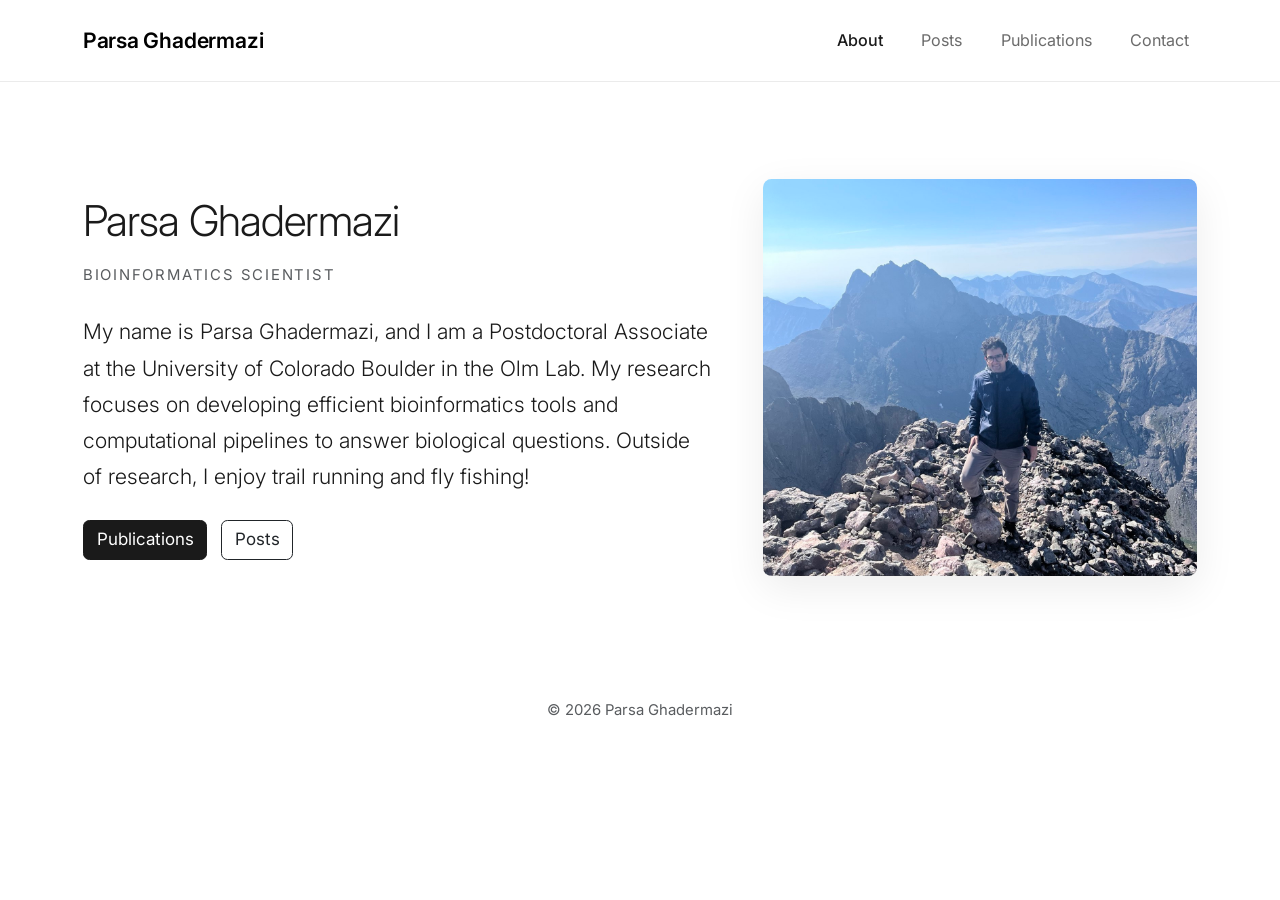
<file: index.html>
<!DOCTYPE html>
<html lang="en">
<head>
  <meta charset="UTF-8">
  <meta name="viewport" content="width=device-width, initial-scale=1.0">
  <title>Parsa Ghadermazi &middot; Bioinformatics Scientist</title>
  <link href="https://cdn.jsdelivr.net/npm/bootstrap@5.3.3/dist/css/bootstrap.min.css" rel="stylesheet" integrity="sha384-QWTKZyjpPEjISv5WaRU9OFeRpok6YctnYmDr5pNlyT2bRjXh0JMhjY6hW+ALEwIH" crossorigin="anonymous">
  <link rel="stylesheet" href="https://cdn.jsdelivr.net/npm/bootstrap-icons@1.11.3/font/bootstrap-icons.css">
  <link rel="preconnect" href="https://fonts.googleapis.com">
  <link rel="preconnect" href="https://fonts.gstatic.com" crossorigin>
  <link href="https://fonts.googleapis.com/css2?family=Inter:wght@400;500;600&display=swap" rel="stylesheet">
  <link rel="stylesheet" href="static/style.css">
</head>
<body>
  <nav class="navbar navbar-expand-lg">
    <div class="container">
      <a class="navbar-brand" href="index.html">Parsa Ghadermazi</a>
      <button class="navbar-toggler" type="button" data-bs-toggle="collapse" data-bs-target="#mainNav" aria-controls="mainNav" aria-expanded="false" aria-label="Toggle navigation">
        <span class="navbar-toggler-icon"></span>
      </button>
      <div class="collapse navbar-collapse" id="mainNav">
        <div class="navbar-nav ms-auto">
          
          <a class="nav-link active" aria-current="page" href="index.html">About</a>
          
          <a class="nav-link" href="posts.html">Posts</a>
          
          <a class="nav-link" href="publications.html">Publications</a>
          
          <a class="nav-link" href="contact.html">Contact</a>
          
        </div>
      </div>
    </div>
  </nav>

  <main class="container py-5">
    
<section class="row align-items-center g-5 hero">
  <div class="col-md-7">
    <h1 class="display-6 mb-3">Parsa Ghadermazi</h1>
    <p class="text-muted text-uppercase letter-spacing small mb-4">Bioinformatics Scientist</p>
    <p class="lead">My name is Parsa Ghadermazi, and I am a Postdoctoral Associate at the University of Colorado Boulder in the Olm Lab. My research focuses on developing efficient bioinformatics tools and computational pipelines to answer biological questions. Outside of research, I enjoy trail running and fly fishing!</p>
    <div class="mt-4">
      <a href="publications.html" class="btn btn-dark me-2">Publications</a>
      <a href="posts.html" class="btn btn-outline-dark">Posts</a>
    </div>
  </div>
  <div class="col-md-5">
    <img src="img/Hiky.jpeg" alt="Parsa Ghadermazi" class="img-fluid rounded-3 hero-img">
  </div>
</section>

  </main>

  <footer class="container py-4 text-center text-muted small">
    &copy; 2026 Parsa Ghadermazi
  </footer>

  <script src="https://cdn.jsdelivr.net/npm/bootstrap@5.3.3/dist/js/bootstrap.bundle.min.js" integrity="sha384-YvpcrYf0tY3lHB60NNkmXc5s9fDVZLESaAA55NDzOxhy9GkcIdslK1eN7N6jIeHz" crossorigin="anonymous"></script>
</body>
</html>
</file>
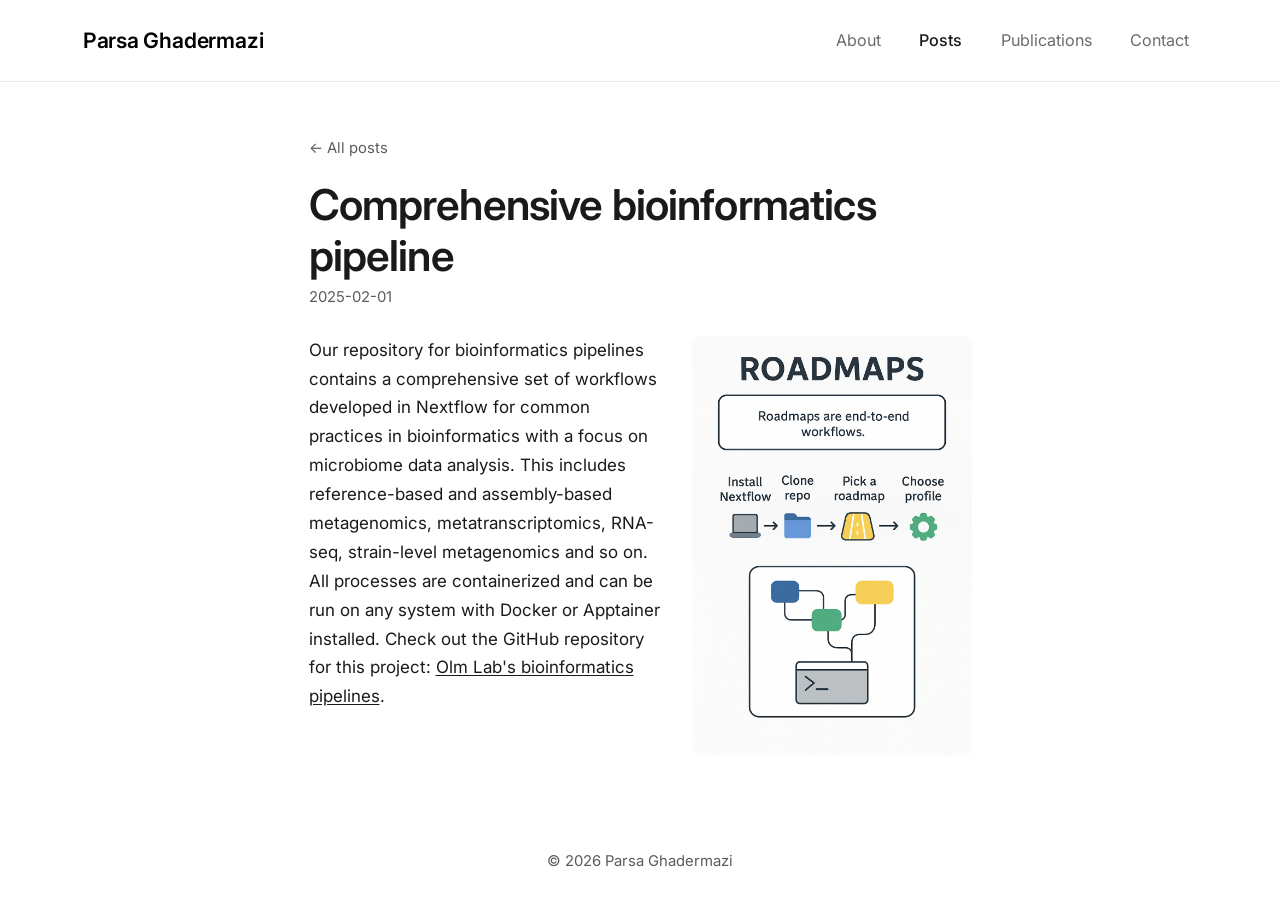
<file: bioinformatics-pipelines.html>
<!DOCTYPE html>
<html lang="en">
<head>
  <meta charset="UTF-8">
  <meta name="viewport" content="width=device-width, initial-scale=1.0">
  <title>Comprehensive bioinformatics pipeline &middot; Parsa Ghadermazi</title>
  <link href="https://cdn.jsdelivr.net/npm/bootstrap@5.3.3/dist/css/bootstrap.min.css" rel="stylesheet" integrity="sha384-QWTKZyjpPEjISv5WaRU9OFeRpok6YctnYmDr5pNlyT2bRjXh0JMhjY6hW+ALEwIH" crossorigin="anonymous">
  <link rel="stylesheet" href="https://cdn.jsdelivr.net/npm/bootstrap-icons@1.11.3/font/bootstrap-icons.css">
  <link rel="preconnect" href="https://fonts.googleapis.com">
  <link rel="preconnect" href="https://fonts.gstatic.com" crossorigin>
  <link href="https://fonts.googleapis.com/css2?family=Inter:wght@400;500;600&display=swap" rel="stylesheet">
  <link rel="stylesheet" href="static/style.css">
</head>
<body>
  <nav class="navbar navbar-expand-lg">
    <div class="container">
      <a class="navbar-brand" href="index.html">Parsa Ghadermazi</a>
      <button class="navbar-toggler" type="button" data-bs-toggle="collapse" data-bs-target="#mainNav" aria-controls="mainNav" aria-expanded="false" aria-label="Toggle navigation">
        <span class="navbar-toggler-icon"></span>
      </button>
      <div class="collapse navbar-collapse" id="mainNav">
        <div class="navbar-nav ms-auto">
          
          <a class="nav-link" href="index.html">About</a>
          
          <a class="nav-link active" aria-current="page" href="posts.html">Posts</a>
          
          <a class="nav-link" href="publications.html">Publications</a>
          
          <a class="nav-link" href="contact.html">Contact</a>
          
        </div>
      </div>
    </div>
  </nav>

  <main class="container py-5">
    
<article class="post-page">
  <a href="posts.html" class="post-back small text-muted text-decoration-none">&larr; All posts</a>
  <h1 class="post-page-title mt-3 mb-1">Comprehensive bioinformatics pipeline</h1>
  <p class="text-muted small mb-4">2025-02-01</p>
  <div class="post-body clearfix">
    <p><img alt="Pipeline for the Olm Lab" class="post-img-right" src="img/pipeline.png" width="280" /></p>
<p>Our repository for bioinformatics pipelines contains a comprehensive set of
workflows developed in Nextflow for common practices in bioinformatics with a
focus on microbiome data analysis. This includes reference-based and
assembly-based metagenomics, metatranscriptomics, RNA-seq, strain-level
metagenomics and so on. All processes are containerized and can be run on any
system with Docker or Apptainer installed. Check out the GitHub repository for
this project: <a href="https://github.com/OlmLab/bioinformatics_pipelines">Olm Lab's bioinformatics pipelines</a>.</p>
  </div>
</article>

  </main>

  <footer class="container py-4 text-center text-muted small">
    &copy; 2026 Parsa Ghadermazi
  </footer>

  <script src="https://cdn.jsdelivr.net/npm/bootstrap@5.3.3/dist/js/bootstrap.bundle.min.js" integrity="sha384-YvpcrYf0tY3lHB60NNkmXc5s9fDVZLESaAA55NDzOxhy9GkcIdslK1eN7N6jIeHz" crossorigin="anonymous"></script>
</body>
</html>
</file>
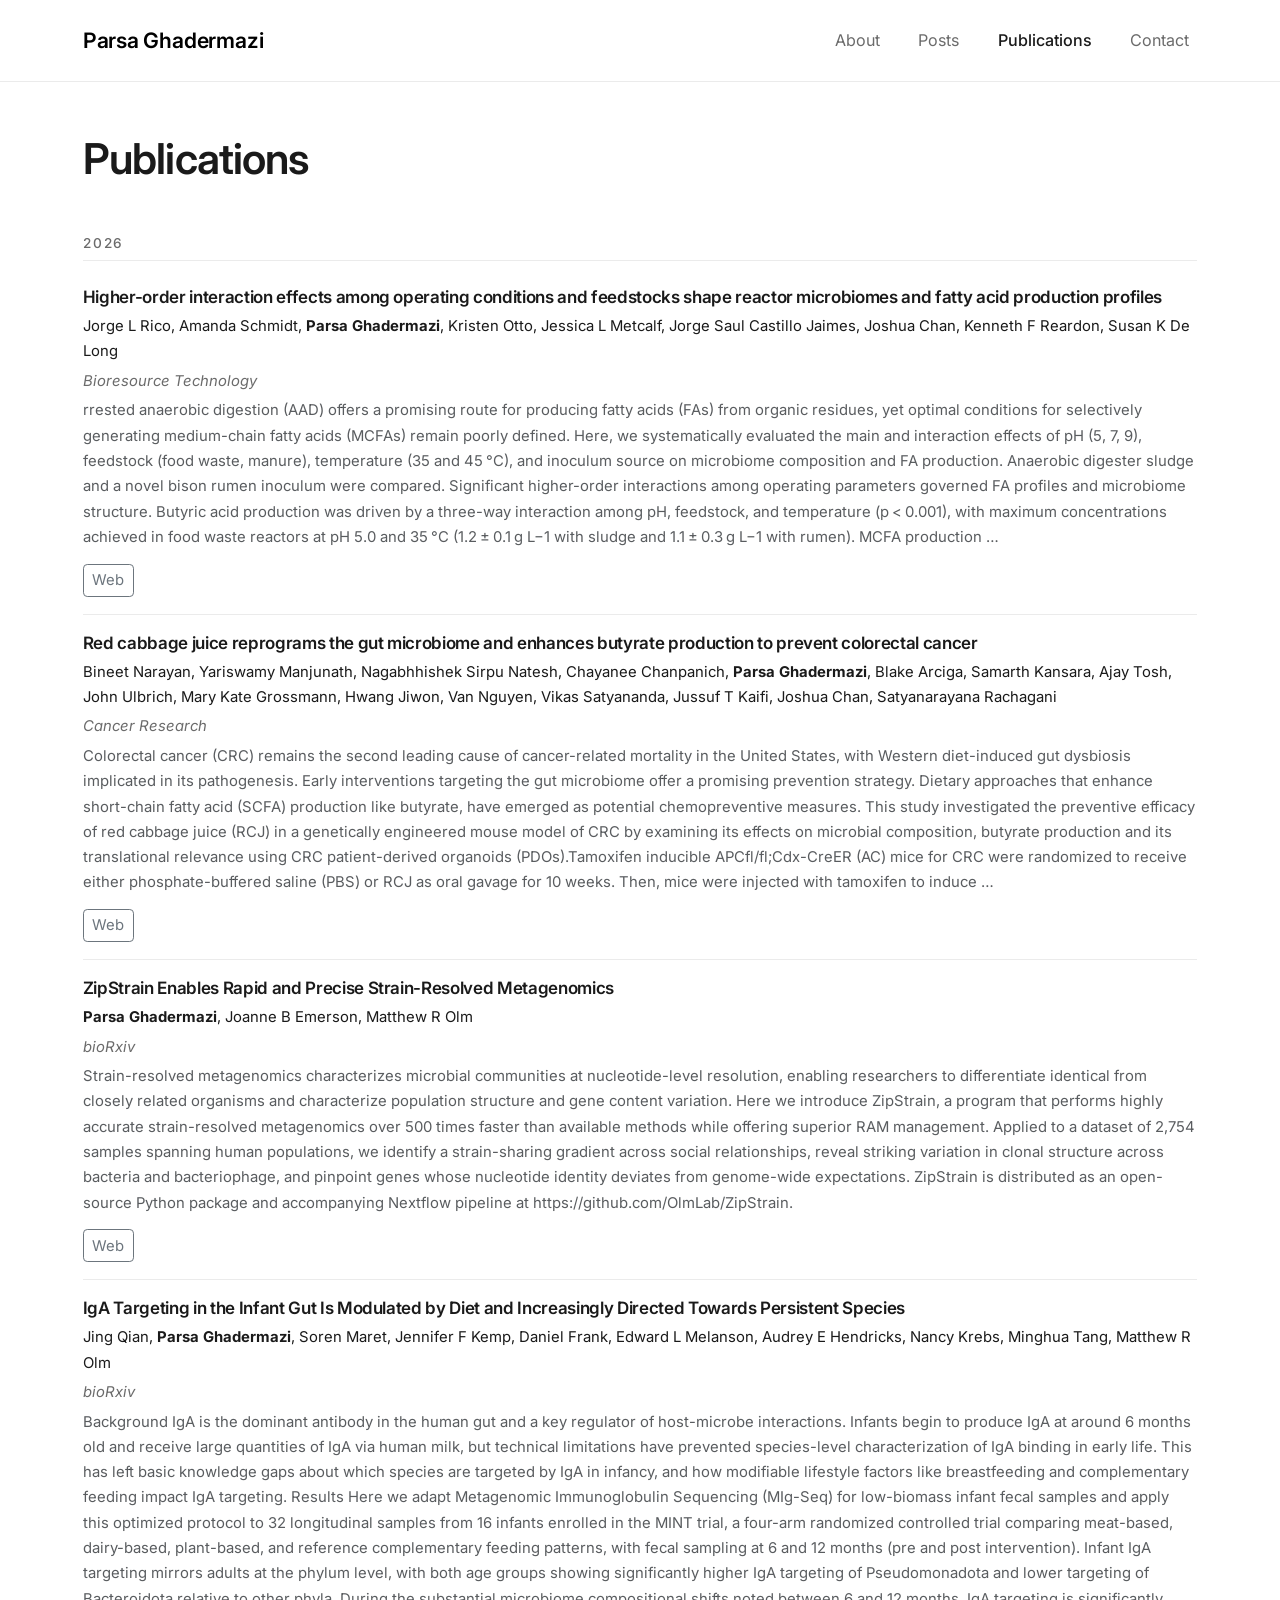
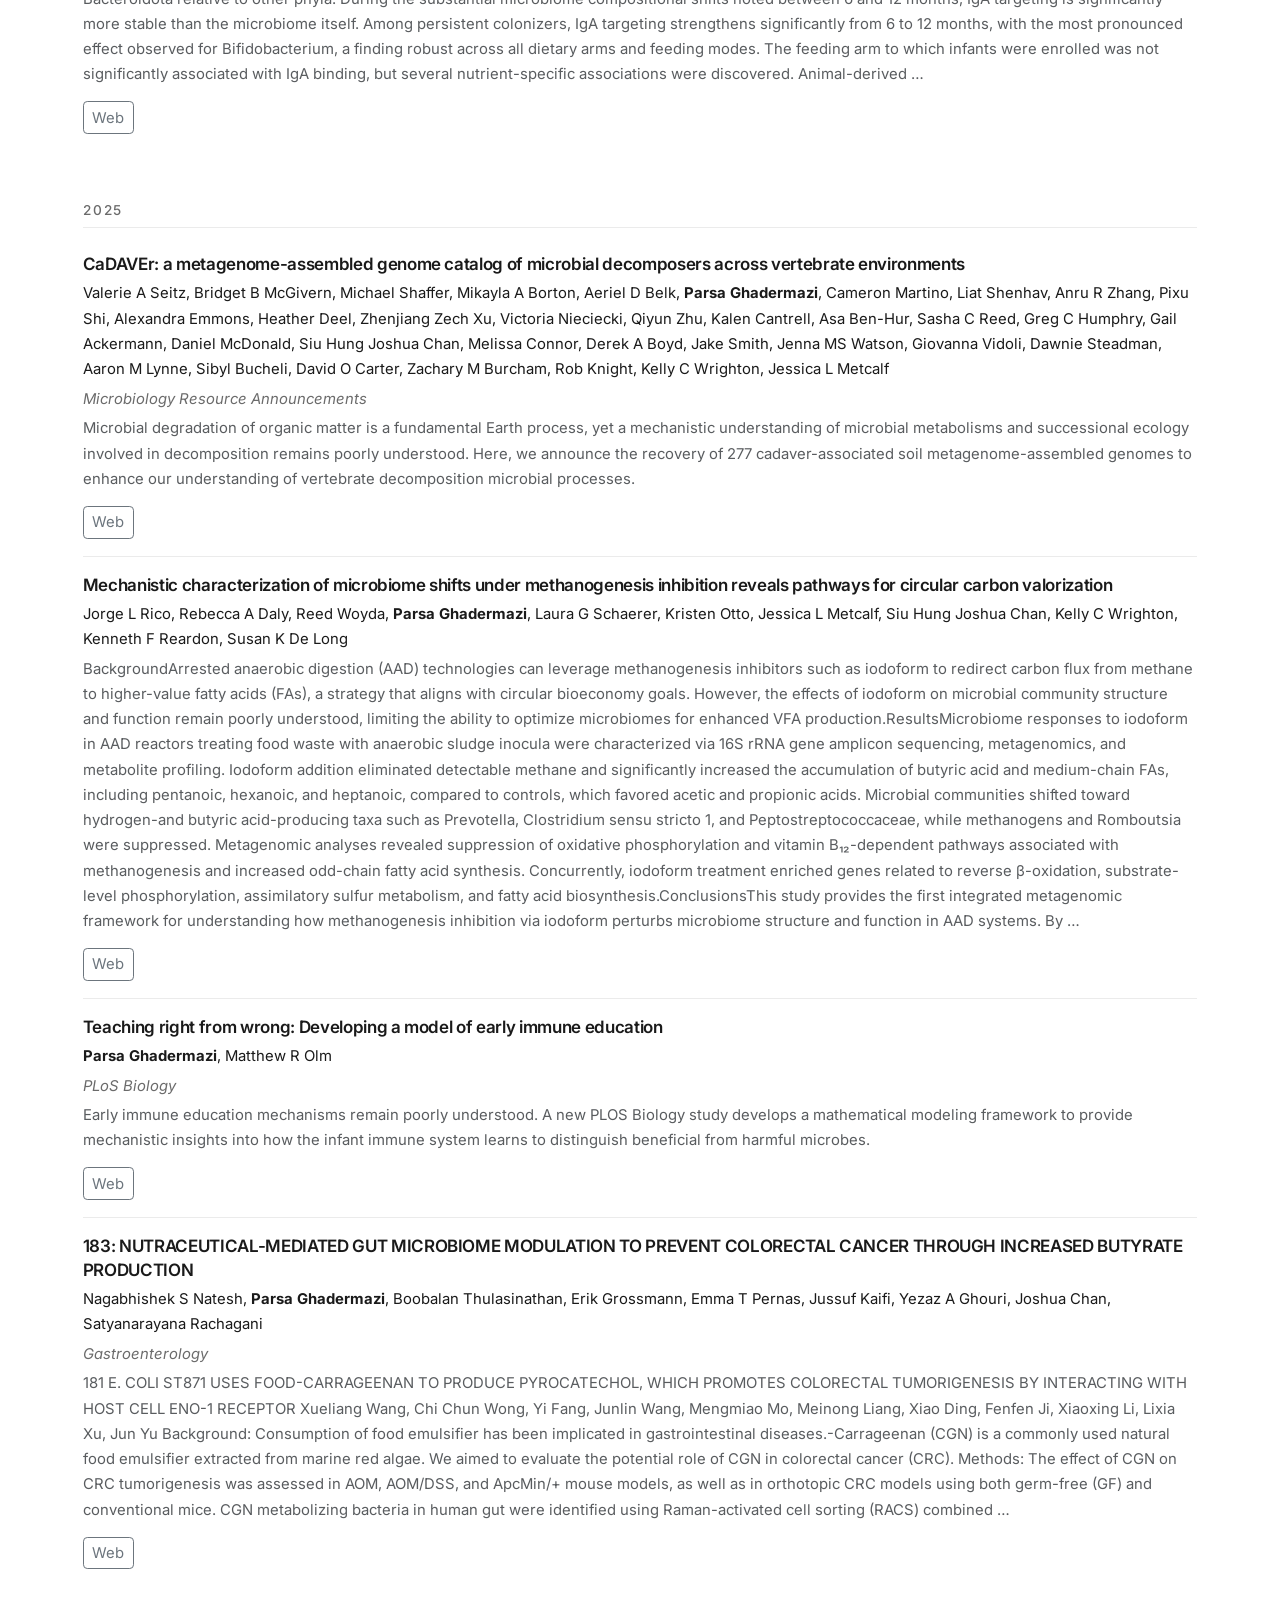
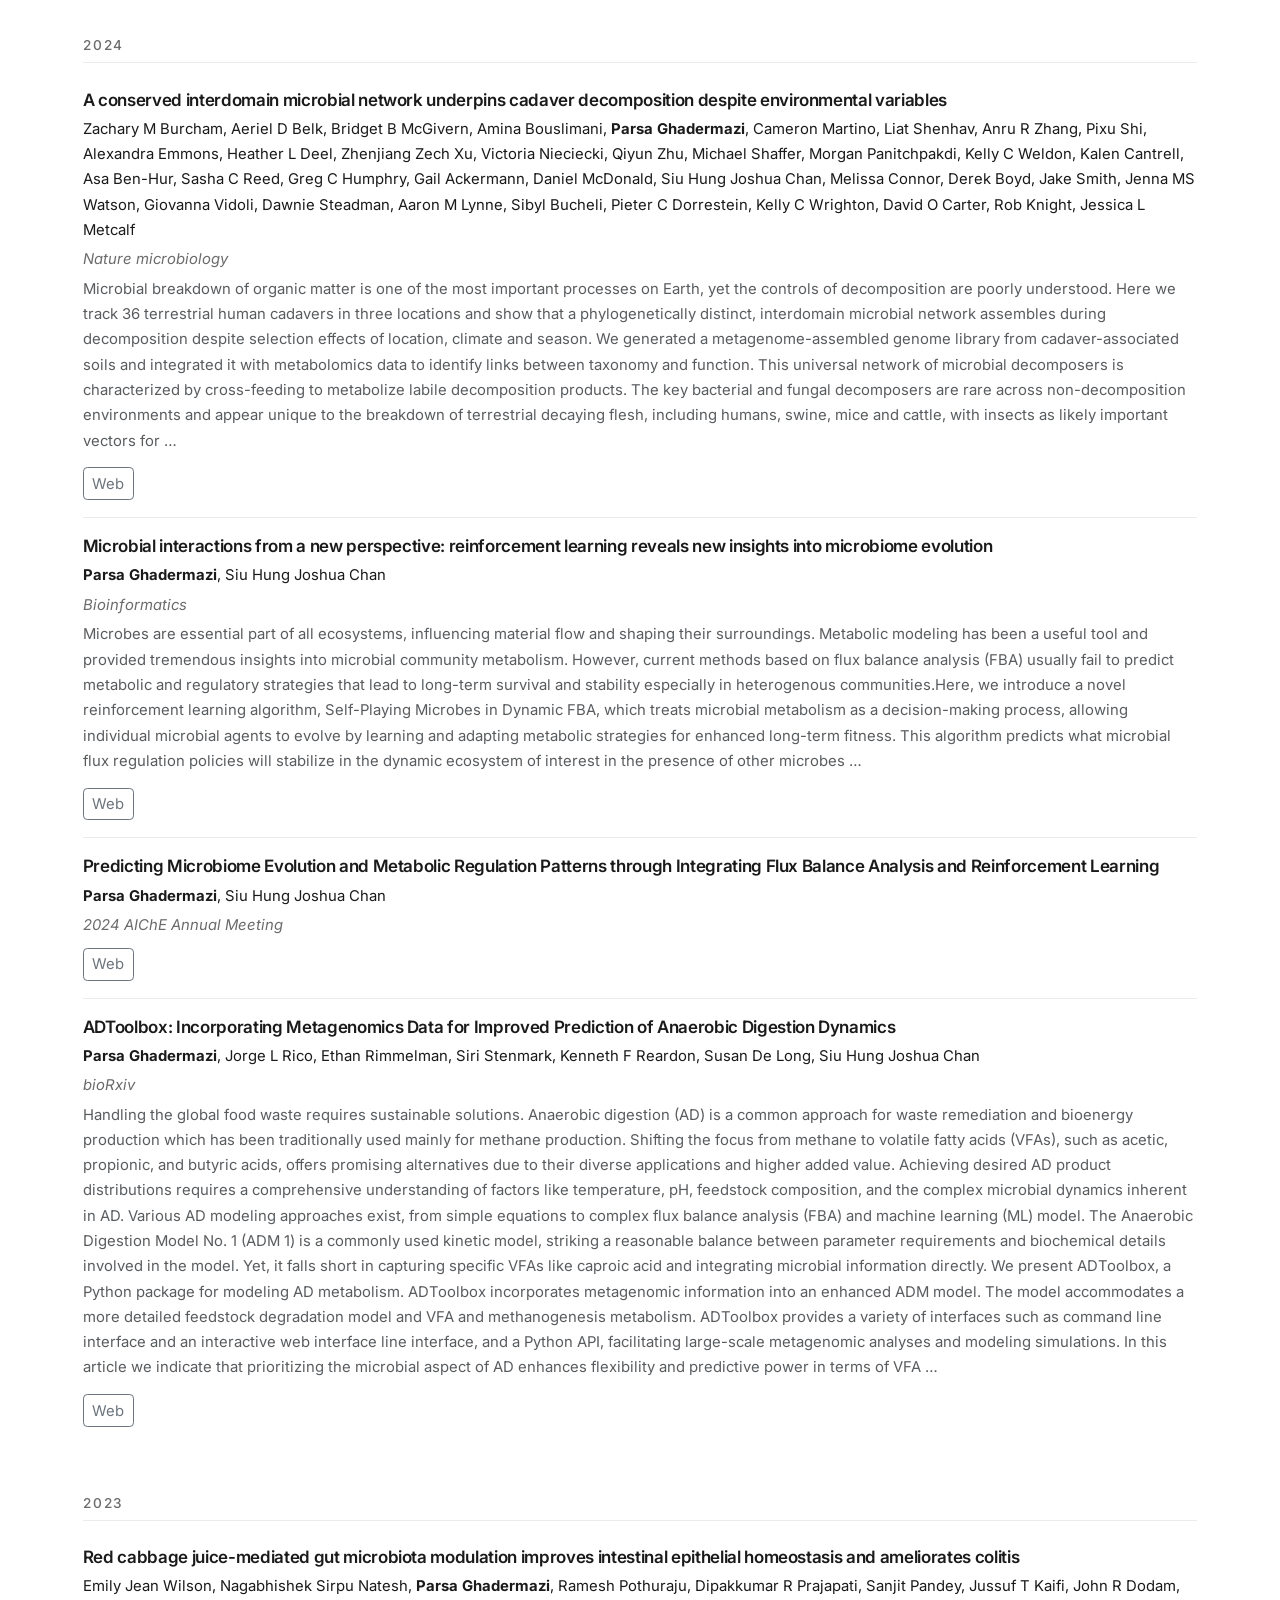
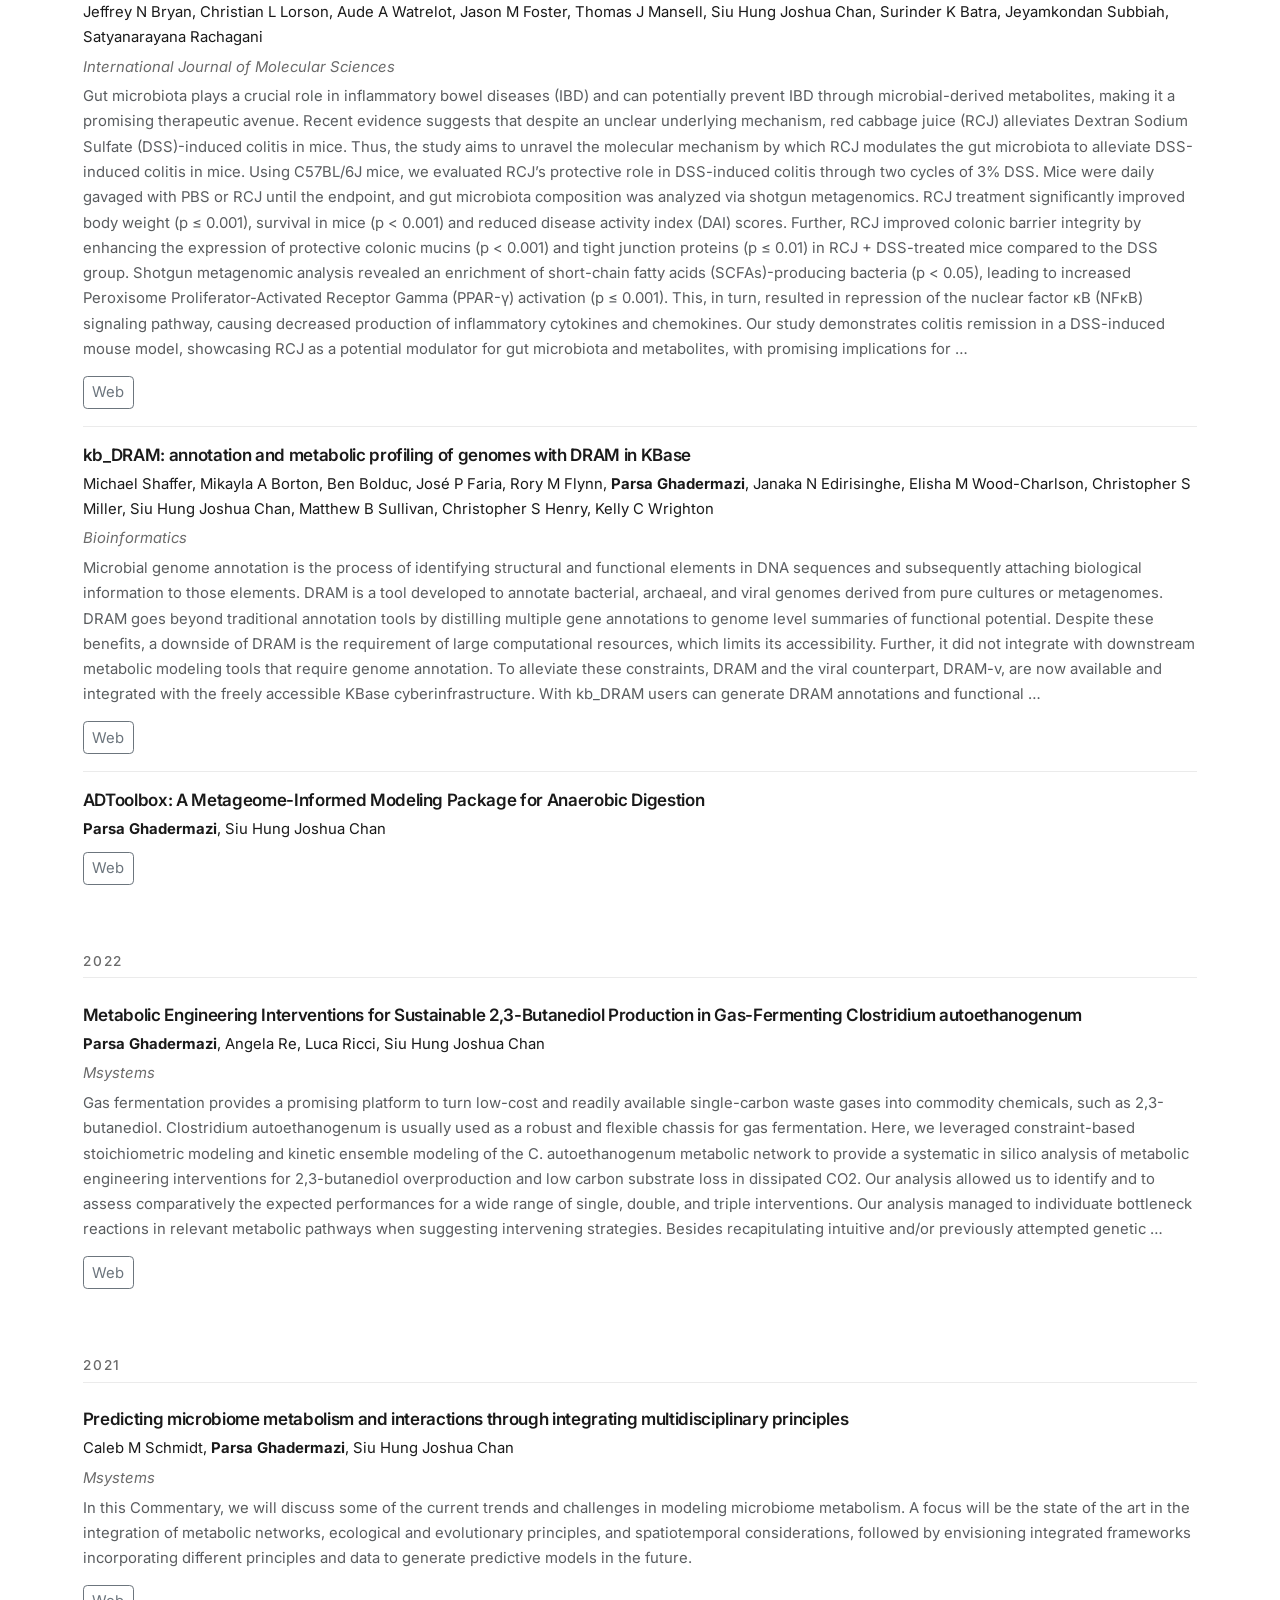
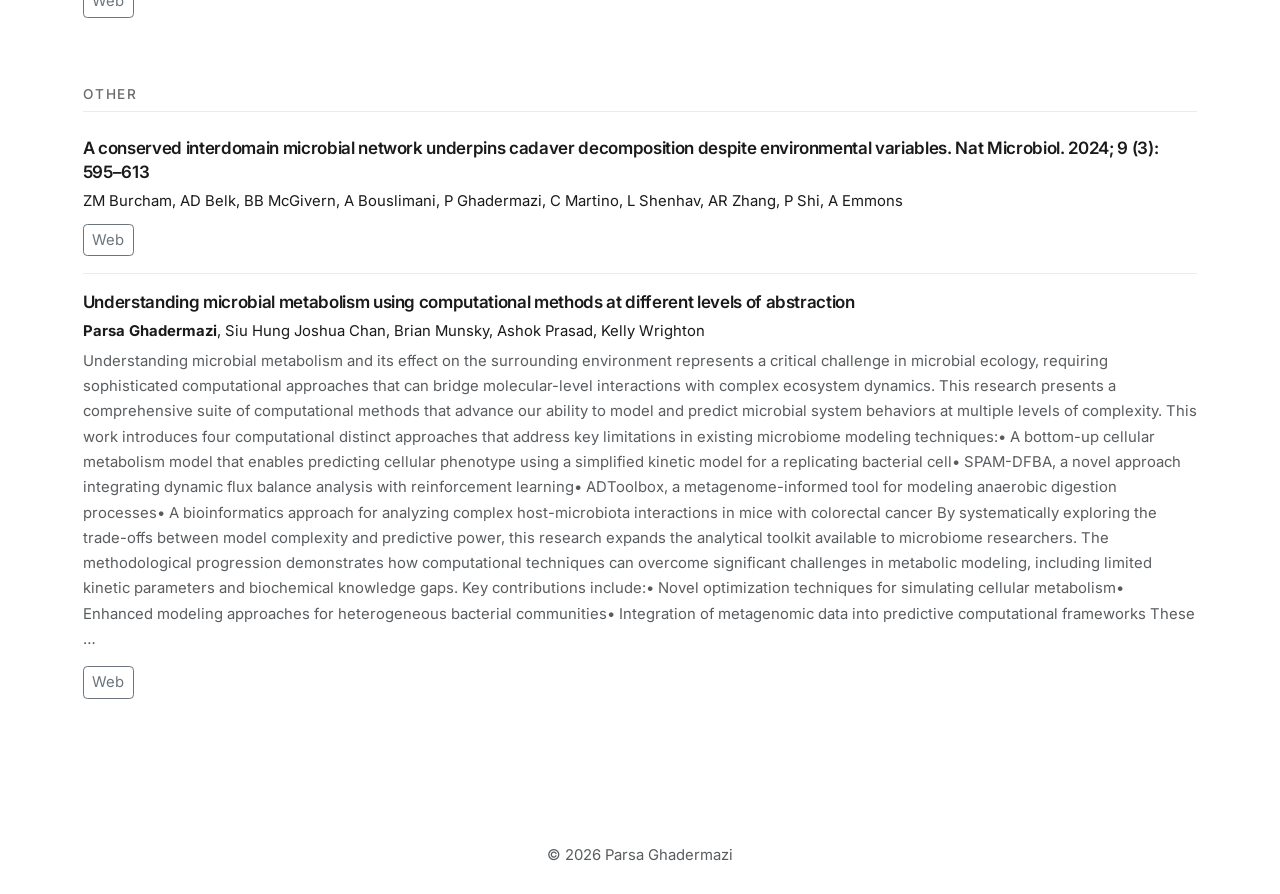
<file: publications.html>
<!DOCTYPE html>
<html lang="en">
<head>
  <meta charset="UTF-8">
  <meta name="viewport" content="width=device-width, initial-scale=1.0">
  <title>Publications &middot; Parsa Ghadermazi</title>
  <link href="https://cdn.jsdelivr.net/npm/bootstrap@5.3.3/dist/css/bootstrap.min.css" rel="stylesheet" integrity="sha384-QWTKZyjpPEjISv5WaRU9OFeRpok6YctnYmDr5pNlyT2bRjXh0JMhjY6hW+ALEwIH" crossorigin="anonymous">
  <link rel="stylesheet" href="https://cdn.jsdelivr.net/npm/bootstrap-icons@1.11.3/font/bootstrap-icons.css">
  <link rel="preconnect" href="https://fonts.googleapis.com">
  <link rel="preconnect" href="https://fonts.gstatic.com" crossorigin>
  <link href="https://fonts.googleapis.com/css2?family=Inter:wght@400;500;600&display=swap" rel="stylesheet">
  <link rel="stylesheet" href="static/style.css">
</head>
<body>
  <nav class="navbar navbar-expand-lg">
    <div class="container">
      <a class="navbar-brand" href="index.html">Parsa Ghadermazi</a>
      <button class="navbar-toggler" type="button" data-bs-toggle="collapse" data-bs-target="#mainNav" aria-controls="mainNav" aria-expanded="false" aria-label="Toggle navigation">
        <span class="navbar-toggler-icon"></span>
      </button>
      <div class="collapse navbar-collapse" id="mainNav">
        <div class="navbar-nav ms-auto">
          
          <a class="nav-link" href="index.html">About</a>
          
          <a class="nav-link" href="posts.html">Posts</a>
          
          <a class="nav-link active" aria-current="page" href="publications.html">Publications</a>
          
          <a class="nav-link" href="contact.html">Contact</a>
          
        </div>
      </div>
    </div>
  </nav>

  <main class="container py-5">
    
<h1 class="page-title mb-5">Publications</h1>

<section class="mb-5">
  <h2 class="year-heading">2026</h2>
  
  <div class="pub py-3">
    <h3 class="h6 mb-1">Higher-order interaction effects among operating conditions and feedstocks shape reactor microbiomes and fatty acid production profiles</h3>
    <p class="pub-authors small mb-1">Jorge L Rico, Amanda Schmidt, <strong>Parsa Ghadermazi</strong>, Kristen Otto, Jessica L Metcalf, Jorge Saul Castillo Jaimes, Joshua Chan, Kenneth F Reardon, Susan K De Long</p>
    <p class="pub-venue small mb-1"><em>Bioresource Technology</em></p>
    <p class="pub-abstract small text-muted mb-2">rrested anaerobic digestion (AAD) offers a promising route for producing fatty acids (FAs) from organic residues, yet optimal conditions for selectively generating medium-chain fatty acids (MCFAs) remain poorly defined. Here, we systematically evaluated the main and interaction effects of pH (5, 7, 9), feedstock (food waste, manure), temperature (35 and 45 °C), and inoculum source on microbiome composition and FA production. Anaerobic digester sludge and a novel bison rumen inoculum were compared. Significant higher-order interactions among operating parameters governed FA profiles and microbiome structure. Butyric acid production was driven by a three-way interaction among pH, feedstock, and temperature (p &lt; 0.001), with maximum concentrations achieved in food waste reactors at pH 5.0 and 35 °C (1.2 ± 0.1 g L−1 with sludge and 1.1 ± 0.3 g L−1 with rumen). MCFA production …</p>
    
    <div class="pub-links">
      
      <a href="https://www.sciencedirect.com/science/article/pii/S096085242601062X" class="btn btn-sm btn-outline-secondary">Web</a>
      
    </div>
    
  </div>
  
  <div class="pub py-3">
    <h3 class="h6 mb-1">Red cabbage juice reprograms the gut microbiome and enhances butyrate production to prevent colorectal cancer</h3>
    <p class="pub-authors small mb-1">Bineet Narayan, Yariswamy Manjunath, Nagabhhishek Sirpu Natesh, Chayanee Chanpanich, <strong>Parsa Ghadermazi</strong>, Blake Arciga, Samarth Kansara, Ajay Tosh, John Ulbrich, Mary Kate Grossmann, Hwang Jiwon, Van Nguyen, Vikas Satyananda, Jussuf T Kaifi, Joshua Chan, Satyanarayana Rachagani</p>
    <p class="pub-venue small mb-1"><em>Cancer Research</em></p>
    <p class="pub-abstract small text-muted mb-2">Colorectal cancer (CRC) remains the second leading cause of cancer-related mortality in the United States, with Western diet-induced gut dysbiosis implicated in its pathogenesis. Early interventions targeting the gut microbiome offer a promising prevention strategy. Dietary approaches that enhance short-chain fatty acid (SCFA) production like butyrate, have emerged as potential chemopreventive measures. This study investigated the preventive efficacy of red cabbage juice (RCJ) in a genetically engineered mouse model of CRC by examining its effects on microbial composition, butyrate production and its translational relevance using CRC patient-derived organoids (PDOs).Tamoxifen inducible APCfl/fl;Cdx-CreER (AC) mice for CRC were randomized to receive either phosphate-buffered saline (PBS) or RCJ as oral gavage for 10 weeks. Then, mice were injected with tamoxifen to induce …</p>
    
    <div class="pub-links">
      
      <a href="https://aacrjournals.org/cancerres/article/86/7_Supplement/3619/780478" class="btn btn-sm btn-outline-secondary">Web</a>
      
    </div>
    
  </div>
  
  <div class="pub py-3">
    <h3 class="h6 mb-1">ZipStrain Enables Rapid and Precise Strain-Resolved Metagenomics</h3>
    <p class="pub-authors small mb-1"><strong>Parsa Ghadermazi</strong>, Joanne B Emerson, Matthew R Olm</p>
    <p class="pub-venue small mb-1"><em>bioRxiv</em></p>
    <p class="pub-abstract small text-muted mb-2">Strain-resolved metagenomics characterizes microbial communities at nucleotide-level resolution, enabling researchers to differentiate identical from closely related organisms and characterize population structure and gene content variation. Here we introduce ZipStrain, a program that performs highly accurate strain-resolved metagenomics over 500 times faster than available methods while offering superior RAM management. Applied to a dataset of 2,754 samples spanning human populations, we identify a strain-sharing gradient across social relationships, reveal striking variation in clonal structure across bacteria and bacteriophage, and pinpoint genes whose nucleotide identity deviates from genome-wide expectations. ZipStrain is distributed as an open-source Python package and accompanying Nextflow pipeline at https://github.com/OlmLab/ZipStrain.</p>
    
    <div class="pub-links">
      
      <a href="https://www.biorxiv.org/content/10.64898/2026.05.20.726564.abstract" class="btn btn-sm btn-outline-secondary">Web</a>
      
    </div>
    
  </div>
  
  <div class="pub py-3">
    <h3 class="h6 mb-1">IgA Targeting in the Infant Gut Is Modulated by Diet and Increasingly Directed Towards Persistent Species</h3>
    <p class="pub-authors small mb-1">Jing Qian, <strong>Parsa Ghadermazi</strong>, Soren Maret, Jennifer F Kemp, Daniel Frank, Edward L Melanson, Audrey E Hendricks, Nancy Krebs, Minghua Tang, Matthew R Olm</p>
    <p class="pub-venue small mb-1"><em>bioRxiv</em></p>
    <p class="pub-abstract small text-muted mb-2">Background IgA is the dominant antibody in the human gut and a key regulator of host-microbe interactions. Infants begin to produce IgA at around 6 months old and receive large quantities of IgA via human milk, but technical limitations have prevented species-level characterization of IgA binding in early life. This has left basic knowledge gaps about which species are targeted by IgA in infancy, and how modifiable lifestyle factors like breastfeeding and complementary feeding impact IgA targeting. Results Here we adapt Metagenomic Immunoglobulin Sequencing (MIg-Seq) for low-biomass infant fecal samples and apply this optimized protocol to 32 longitudinal samples from 16 infants enrolled in the MINT trial, a four-arm randomized controlled trial comparing meat-based, dairy-based, plant-based, and reference complementary feeding patterns, with fecal sampling at 6 and 12 months (pre and post intervention). Infant IgA targeting mirrors adults at the phylum level, with both age groups showing significantly higher IgA targeting of Pseudomonadota and lower targeting of Bacteroidota relative to other phyla. During the substantial microbiome compositional shifts noted between 6 and 12 months, IgA targeting is significantly more stable than the microbiome itself. Among persistent colonizers, IgA targeting strengthens significantly from 6 to 12 months, with the most pronounced effect observed for Bifidobacterium, a finding robust across all dietary arms and feeding modes. The feeding arm to which infants were enrolled was not significantly associated with IgA binding, but several nutrient-specific associations were discovered. Animal-derived …</p>
    
    <div class="pub-links">
      
      <a href="https://www.biorxiv.org/content/10.64898/2026.05.19.726352.abstract" class="btn btn-sm btn-outline-secondary">Web</a>
      
    </div>
    
  </div>
  
</section>

<section class="mb-5">
  <h2 class="year-heading">2025</h2>
  
  <div class="pub py-3">
    <h3 class="h6 mb-1">CaDAVEr: a metagenome-assembled genome catalog of microbial decomposers across vertebrate environments</h3>
    <p class="pub-authors small mb-1">Valerie A Seitz, Bridget B McGivern, Michael Shaffer, Mikayla A Borton, Aeriel D Belk, <strong>Parsa Ghadermazi</strong>, Cameron Martino, Liat Shenhav, Anru R Zhang, Pixu Shi, Alexandra Emmons, Heather Deel, Zhenjiang Zech Xu, Victoria Nieciecki, Qiyun Zhu, Kalen Cantrell, Asa Ben-Hur, Sasha C Reed, Greg C Humphry, Gail Ackermann, Daniel McDonald, Siu Hung Joshua Chan, Melissa Connor, Derek A Boyd, Jake Smith, Jenna MS Watson, Giovanna Vidoli, Dawnie Steadman, Aaron M Lynne, Sibyl Bucheli, David O Carter, Zachary M Burcham, Rob Knight, Kelly C Wrighton, Jessica L Metcalf</p>
    <p class="pub-venue small mb-1"><em>Microbiology Resource Announcements</em></p>
    <p class="pub-abstract small text-muted mb-2">Microbial degradation of organic matter is a fundamental Earth process, yet a mechanistic understanding of microbial metabolisms and successional ecology involved in decomposition remains poorly understood. Here, we announce the recovery of 277 cadaver-associated soil metagenome-assembled genomes to enhance our understanding of vertebrate decomposition microbial processes.</p>
    
    <div class="pub-links">
      
      <a href="https://journals.asm.org/doi/abs/10.1128/mra.01323-24" class="btn btn-sm btn-outline-secondary">Web</a>
      
    </div>
    
  </div>
  
  <div class="pub py-3">
    <h3 class="h6 mb-1">Mechanistic characterization of microbiome shifts under methanogenesis inhibition reveals pathways for circular carbon valorization</h3>
    <p class="pub-authors small mb-1">Jorge L Rico, Rebecca A Daly, Reed Woyda, <strong>Parsa Ghadermazi</strong>, Laura G Schaerer, Kristen Otto, Jessica L Metcalf, Siu Hung Joshua Chan, Kelly C Wrighton, Kenneth F Reardon, Susan K De Long</p>
    
    <p class="pub-abstract small text-muted mb-2">BackgroundArrested anaerobic digestion (AAD) technologies can leverage methanogenesis inhibitors such as iodoform to redirect carbon flux from methane to higher-value fatty acids (FAs), a strategy that aligns with circular bioeconomy goals. However, the effects of iodoform on microbial community structure and function remain poorly understood, limiting the ability to optimize microbiomes for enhanced VFA production.ResultsMicrobiome responses to iodoform in AAD reactors treating food waste with anaerobic sludge inocula were characterized via 16S rRNA gene amplicon sequencing, metagenomics, and metabolite profiling. Iodoform addition eliminated detectable methane and significantly increased the accumulation of butyric acid and medium-chain FAs, including pentanoic, hexanoic, and heptanoic, compared to controls, which favored acetic and propionic acids. Microbial communities shifted toward hydrogen-and butyric acid-producing taxa such as Prevotella, Clostridium sensu stricto 1, and Peptostreptococcaceae, while methanogens and Romboutsia were suppressed. Metagenomic analyses revealed suppression of oxidative phosphorylation and vitamin B₁₂-dependent pathways associated with methanogenesis and increased odd-chain fatty acid synthesis. Concurrently, iodoform treatment enriched genes related to reverse β-oxidation, substrate-level phosphorylation, assimilatory sulfur metabolism, and fatty acid biosynthesis.ConclusionsThis study provides the first integrated metagenomic framework for understanding how methanogenesis inhibition via iodoform perturbs microbiome structure and function in AAD systems. By …</p>
    
    <div class="pub-links">
      
      <a href="https://www.researchsquare.com/article/rs-7776556/latest" class="btn btn-sm btn-outline-secondary">Web</a>
      
    </div>
    
  </div>
  
  <div class="pub py-3">
    <h3 class="h6 mb-1">Teaching right from wrong: Developing a model of early immune education</h3>
    <p class="pub-authors small mb-1"><strong>Parsa Ghadermazi</strong>, Matthew R Olm</p>
    <p class="pub-venue small mb-1"><em>PLoS Biology</em></p>
    <p class="pub-abstract small text-muted mb-2">Early immune education mechanisms remain poorly understood. A new PLOS Biology study develops a mathematical modeling framework to provide mechanistic insights into how the infant immune system learns to distinguish beneficial from harmful microbes.</p>
    
    <div class="pub-links">
      
      <a href="https://journals.plos.org/plosbiology/article?id=10.1371/journal.pbio.3003314" class="btn btn-sm btn-outline-secondary">Web</a>
      
    </div>
    
  </div>
  
  <div class="pub py-3">
    <h3 class="h6 mb-1">183: NUTRACEUTICAL-MEDIATED GUT MICROBIOME MODULATION TO PREVENT COLORECTAL CANCER THROUGH INCREASED BUTYRATE PRODUCTION</h3>
    <p class="pub-authors small mb-1">Nagabhishek S Natesh, <strong>Parsa Ghadermazi</strong>, Boobalan Thulasinathan, Erik Grossmann, Emma T Pernas, Jussuf Kaifi, Yezaz A Ghouri, Joshua Chan, Satyanarayana Rachagani</p>
    <p class="pub-venue small mb-1"><em>Gastroenterology</em></p>
    <p class="pub-abstract small text-muted mb-2">181 E. COLI ST871 USES FOOD-CARRAGEENAN TO PRODUCE PYROCATECHOL, WHICH PROMOTES COLORECTAL TUMORIGENESIS BY INTERACTING WITH HOST CELL ENO-1 RECEPTOR Xueliang Wang, Chi Chun Wong, Yi Fang, Junlin Wang, Mengmiao Mo, Meinong Liang, Xiao Ding, Fenfen Ji, Xiaoxing Li, Lixia Xu, Jun Yu Background: Consumption of food emulsifier has been implicated in gastrointestinal diseases.-Carrageenan (CGN) is a commonly used natural food emulsifier extracted from marine red algae. We aimed to evaluate the potential role of CGN in colorectal cancer (CRC). Methods: The effect of CGN on CRC tumorigenesis was assessed in AOM, AOM/DSS, and ApcMin/+ mouse models, as well as in orthotopic CRC models using both germ-free (GF) and conventional mice. CGN metabolizing bacteria in human gut were identified using Raman-activated cell sorting (RACS) combined …</p>
    
    <div class="pub-links">
      
      <a href="https://scholar.google.com/scholar?cluster=17438961727569936969&amp;hl=en&amp;oi=scholarr" class="btn btn-sm btn-outline-secondary">Web</a>
      
    </div>
    
  </div>
  
</section>

<section class="mb-5">
  <h2 class="year-heading">2024</h2>
  
  <div class="pub py-3">
    <h3 class="h6 mb-1">A conserved interdomain microbial network underpins cadaver decomposition despite environmental variables</h3>
    <p class="pub-authors small mb-1">Zachary M Burcham, Aeriel D Belk, Bridget B McGivern, Amina Bouslimani, <strong>Parsa Ghadermazi</strong>, Cameron Martino, Liat Shenhav, Anru R Zhang, Pixu Shi, Alexandra Emmons, Heather L Deel, Zhenjiang Zech Xu, Victoria Nieciecki, Qiyun Zhu, Michael Shaffer, Morgan Panitchpakdi, Kelly C Weldon, Kalen Cantrell, Asa Ben-Hur, Sasha C Reed, Greg C Humphry, Gail Ackermann, Daniel McDonald, Siu Hung Joshua Chan, Melissa Connor, Derek Boyd, Jake Smith, Jenna MS Watson, Giovanna Vidoli, Dawnie Steadman, Aaron M Lynne, Sibyl Bucheli, Pieter C Dorrestein, Kelly C Wrighton, David O Carter, Rob Knight, Jessica L Metcalf</p>
    <p class="pub-venue small mb-1"><em>Nature microbiology</em></p>
    <p class="pub-abstract small text-muted mb-2">Microbial breakdown of organic matter is one of the most important processes on Earth, yet the controls of decomposition are poorly understood. Here we track 36 terrestrial human cadavers in three locations and show that a phylogenetically distinct, interdomain microbial network assembles during decomposition despite selection effects of location, climate and season. We generated a metagenome-assembled genome library from cadaver-associated soils and integrated it with metabolomics data to identify links between taxonomy and function. This universal network of microbial decomposers is characterized by cross-feeding to metabolize labile decomposition products. The key bacterial and fungal decomposers are rare across non-decomposition environments and appear unique to the breakdown of terrestrial decaying flesh, including humans, swine, mice and cattle, with insects as likely important vectors for …</p>
    
    <div class="pub-links">
      
      <a href="https://www.nature.com/articles/s41564-023-01580-y" class="btn btn-sm btn-outline-secondary">Web</a>
      
    </div>
    
  </div>
  
  <div class="pub py-3">
    <h3 class="h6 mb-1">Microbial interactions from a new perspective: reinforcement learning reveals new insights into microbiome evolution</h3>
    <p class="pub-authors small mb-1"><strong>Parsa Ghadermazi</strong>, Siu Hung Joshua Chan</p>
    <p class="pub-venue small mb-1"><em>Bioinformatics</em></p>
    <p class="pub-abstract small text-muted mb-2">Microbes are essential part of all ecosystems, influencing material flow and shaping their surroundings. Metabolic modeling has been a useful tool and provided tremendous insights into microbial community metabolism. However, current methods based on flux balance analysis (FBA) usually fail to predict metabolic and regulatory strategies that lead to long-term survival and stability especially in heterogenous communities.Here, we introduce a novel reinforcement learning algorithm, Self-Playing Microbes in Dynamic FBA, which treats microbial metabolism as a decision-making process, allowing individual microbial agents to evolve by learning and adapting metabolic strategies for enhanced long-term fitness. This algorithm predicts what microbial flux regulation policies will stabilize in the dynamic ecosystem of interest in the presence of other microbes …</p>
    
    <div class="pub-links">
      
      <a href="https://academic.oup.com/bioinformatics/article-abstract/40/1/btae003/7517107" class="btn btn-sm btn-outline-secondary">Web</a>
      
    </div>
    
  </div>
  
  <div class="pub py-3">
    <h3 class="h6 mb-1">Predicting Microbiome Evolution and Metabolic Regulation Patterns through Integrating Flux Balance Analysis and Reinforcement Learning</h3>
    <p class="pub-authors small mb-1"><strong>Parsa Ghadermazi</strong>, Siu Hung Joshua Chan</p>
    <p class="pub-venue small mb-1"><em>2024 AIChE Annual Meeting</em></p>
    
    
    <div class="pub-links">
      
      <a href="https://scholar.google.com/scholar?cluster=9909539159404004182&amp;hl=en&amp;oi=scholarr" class="btn btn-sm btn-outline-secondary">Web</a>
      
    </div>
    
  </div>
  
  <div class="pub py-3">
    <h3 class="h6 mb-1">ADToolbox: Incorporating Metagenomics Data for Improved Prediction of Anaerobic Digestion Dynamics</h3>
    <p class="pub-authors small mb-1"><strong>Parsa Ghadermazi</strong>, Jorge L Rico, Ethan Rimmelman, Siri Stenmark, Kenneth F Reardon, Susan De Long, Siu Hung Joshua Chan</p>
    <p class="pub-venue small mb-1"><em>bioRxiv</em></p>
    <p class="pub-abstract small text-muted mb-2">Handling the global food waste requires sustainable solutions. Anaerobic digestion (AD) is a common approach for waste remediation and bioenergy production which has been traditionally used mainly for methane production. Shifting the focus from methane to volatile fatty acids (VFAs), such as acetic, propionic, and butyric acids, offers promising alternatives due to their diverse applications and higher added value. Achieving desired AD product distributions requires a comprehensive understanding of factors like temperature, pH, feedstock composition, and the complex microbial dynamics inherent in AD. Various AD modeling approaches exist, from simple equations to complex flux balance analysis (FBA) and machine learning (ML) model. The Anaerobic Digestion Model No. 1 (ADM 1) is a commonly used kinetic model, striking a reasonable balance between parameter requirements and biochemical details involved in the model. Yet, it falls short in capturing specific VFAs like caproic acid and integrating microbial information directly. We present ADToolbox, a Python package for modeling AD metabolism. ADToolbox incorporates metagenomic information into an enhanced ADM model. The model accommodates a more detailed feedstock degradation model and VFA and methanogenesis metabolism. ADToolbox provides a variety of interfaces such as command line interface and an interactive web interface line interface, and a Python API, facilitating large-scale metagenomic analyses and modeling simulations. In this article we indicate that prioritizing the microbial aspect of AD enhances flexibility and predictive power in terms of VFA …</p>
    
    <div class="pub-links">
      
      <a href="https://www.biorxiv.org/content/10.1101/2024.07.16.603753.abstract" class="btn btn-sm btn-outline-secondary">Web</a>
      
    </div>
    
  </div>
  
</section>

<section class="mb-5">
  <h2 class="year-heading">2023</h2>
  
  <div class="pub py-3">
    <h3 class="h6 mb-1">Red cabbage juice-mediated gut microbiota modulation improves intestinal epithelial homeostasis and ameliorates colitis</h3>
    <p class="pub-authors small mb-1">Emily Jean Wilson, Nagabhishek Sirpu Natesh, <strong>Parsa Ghadermazi</strong>, Ramesh Pothuraju, Dipakkumar R Prajapati, Sanjit Pandey, Jussuf T Kaifi, John R Dodam, Jeffrey N Bryan, Christian L Lorson, Aude A Watrelot, Jason M Foster, Thomas J Mansell, Siu Hung Joshua Chan, Surinder K Batra, Jeyamkondan Subbiah, Satyanarayana Rachagani</p>
    <p class="pub-venue small mb-1"><em>International Journal of Molecular Sciences</em></p>
    <p class="pub-abstract small text-muted mb-2">Gut microbiota plays a crucial role in inflammatory bowel diseases (IBD) and can potentially prevent IBD through microbial-derived metabolites, making it a promising therapeutic avenue. Recent evidence suggests that despite an unclear underlying mechanism, red cabbage juice (RCJ) alleviates Dextran Sodium Sulfate (DSS)-induced colitis in mice. Thus, the study aims to unravel the molecular mechanism by which RCJ modulates the gut microbiota to alleviate DSS-induced colitis in mice. Using C57BL/6J mice, we evaluated RCJ’s protective role in DSS-induced colitis through two cycles of 3% DSS. Mice were daily gavaged with PBS or RCJ until the endpoint, and gut microbiota composition was analyzed via shotgun metagenomics. RCJ treatment significantly improved body weight (p ≤ 0.001), survival in mice (p &lt; 0.001) and reduced disease activity index (DAI) scores. Further, RCJ improved colonic barrier integrity by enhancing the expression of protective colonic mucins (p &lt; 0.001) and tight junction proteins (p ≤ 0.01) in RCJ + DSS-treated mice compared to the DSS group. Shotgun metagenomic analysis revealed an enrichment of short-chain fatty acids (SCFAs)-producing bacteria (p &lt; 0.05), leading to increased Peroxisome Proliferator-Activated Receptor Gamma (PPAR-γ) activation (p ≤ 0.001). This, in turn, resulted in repression of the nuclear factor κB (NFκB) signaling pathway, causing decreased production of inflammatory cytokines and chemokines. Our study demonstrates colitis remission in a DSS-induced mouse model, showcasing RCJ as a potential modulator for gut microbiota and metabolites, with promising implications for …</p>
    
    <div class="pub-links">
      
      <a href="https://www.mdpi.com/1422-0067/25/1/539" class="btn btn-sm btn-outline-secondary">Web</a>
      
    </div>
    
  </div>
  
  <div class="pub py-3">
    <h3 class="h6 mb-1">kb_DRAM: annotation and metabolic profiling of genomes with DRAM in KBase</h3>
    <p class="pub-authors small mb-1">Michael Shaffer, Mikayla A Borton, Ben Bolduc, José P Faria, Rory M Flynn, <strong>Parsa Ghadermazi</strong>, Janaka N Edirisinghe, Elisha M Wood-Charlson, Christopher S Miller, Siu Hung Joshua Chan, Matthew B Sullivan, Christopher S Henry, Kelly C Wrighton</p>
    <p class="pub-venue small mb-1"><em>Bioinformatics</em></p>
    <p class="pub-abstract small text-muted mb-2">Microbial genome annotation is the process of identifying structural and functional elements in DNA sequences and subsequently attaching biological information to those elements. DRAM is a tool developed to annotate bacterial, archaeal, and viral genomes derived from pure cultures or metagenomes. DRAM goes beyond traditional annotation tools by distilling multiple gene annotations to genome level summaries of functional potential. Despite these benefits, a downside of DRAM is the requirement of large computational resources, which limits its accessibility. Further, it did not integrate with downstream metabolic modeling tools that require genome annotation. To alleviate these constraints, DRAM and the viral counterpart, DRAM-v, are now available and integrated with the freely accessible KBase cyberinfrastructure. With kb_DRAM users can generate DRAM annotations and functional …</p>
    
    <div class="pub-links">
      
      <a href="https://academic.oup.com/bioinformatics/article-abstract/39/4/btad110/7066916" class="btn btn-sm btn-outline-secondary">Web</a>
      
    </div>
    
  </div>
  
  <div class="pub py-3">
    <h3 class="h6 mb-1">ADToolbox: A Metageome-Informed Modeling Package for Anaerobic Digestion</h3>
    <p class="pub-authors small mb-1"><strong>Parsa Ghadermazi</strong>, Siu Hung Joshua Chan</p>
    
    
    
    <div class="pub-links">
      
      <a href="https://sim.confex.com/sim/sbfc2023/meetingapp.cgi/Paper/46982" class="btn btn-sm btn-outline-secondary">Web</a>
      
    </div>
    
  </div>
  
</section>

<section class="mb-5">
  <h2 class="year-heading">2022</h2>
  
  <div class="pub py-3">
    <h3 class="h6 mb-1">Metabolic Engineering Interventions for Sustainable 2,3-Butanediol Production in Gas-Fermenting Clostridium autoethanogenum</h3>
    <p class="pub-authors small mb-1"><strong>Parsa Ghadermazi</strong>, Angela Re, Luca Ricci, Siu Hung Joshua Chan</p>
    <p class="pub-venue small mb-1"><em>Msystems</em></p>
    <p class="pub-abstract small text-muted mb-2">Gas fermentation provides a promising platform to turn low-cost and readily available single-carbon waste gases into commodity chemicals, such as 2,3-butanediol. Clostridium autoethanogenum is usually used as a robust and flexible chassis for gas fermentation. Here, we leveraged constraint-based stoichiometric modeling and kinetic ensemble modeling of the C. autoethanogenum metabolic network to provide a systematic in silico analysis of metabolic engineering interventions for 2,3-butanediol overproduction and low carbon substrate loss in dissipated CO2. Our analysis allowed us to identify and to assess comparatively the expected performances for a wide range of single, double, and triple interventions. Our analysis managed to individuate bottleneck reactions in relevant metabolic pathways when suggesting intervening strategies. Besides recapitulating intuitive and/or previously attempted genetic …</p>
    
    <div class="pub-links">
      
      <a href="https://journals.asm.org/doi/abs/10.1128/msystems.01111-21" class="btn btn-sm btn-outline-secondary">Web</a>
      
    </div>
    
  </div>
  
</section>

<section class="mb-5">
  <h2 class="year-heading">2021</h2>
  
  <div class="pub py-3">
    <h3 class="h6 mb-1">Predicting microbiome metabolism and interactions through integrating multidisciplinary principles</h3>
    <p class="pub-authors small mb-1">Caleb M Schmidt, <strong>Parsa Ghadermazi</strong>, Siu Hung Joshua Chan</p>
    <p class="pub-venue small mb-1"><em>Msystems</em></p>
    <p class="pub-abstract small text-muted mb-2">In this Commentary, we will discuss some of the current trends and challenges in modeling microbiome metabolism. A focus will be the state of the art in the integration of metabolic networks, ecological and evolutionary principles, and spatiotemporal considerations, followed by envisioning integrated frameworks incorporating different principles and data to generate predictive models in the future.</p>
    
    <div class="pub-links">
      
      <a href="https://journals.asm.org/doi/abs/10.1128/msystems.00768-21" class="btn btn-sm btn-outline-secondary">Web</a>
      
    </div>
    
  </div>
  
</section>

<section class="mb-5">
  <h2 class="year-heading">Other</h2>
  
  <div class="pub py-3">
    <h3 class="h6 mb-1">A conserved interdomain microbial network underpins cadaver decomposition despite environmental variables. Nat Microbiol. 2024; 9 (3): 595–613</h3>
    <p class="pub-authors small mb-1">ZM Burcham, AD Belk, BB McGivern, A Bouslimani, P Ghadermazi, C Martino, L Shenhav, AR Zhang, P Shi, A Emmons</p>
    
    
    
    <div class="pub-links">
      
      <a href="https://scholar.google.com/scholar?cluster=1504098075799563133&amp;hl=en&amp;oi=scholarr" class="btn btn-sm btn-outline-secondary">Web</a>
      
    </div>
    
  </div>
  
  <div class="pub py-3">
    <h3 class="h6 mb-1">Understanding microbial metabolism using computational methods at different levels of abstraction</h3>
    <p class="pub-authors small mb-1"><strong>Parsa Ghadermazi</strong>, Siu Hung Joshua Chan, Brian Munsky, Ashok Prasad, Kelly Wrighton</p>
    
    <p class="pub-abstract small text-muted mb-2">Understanding microbial metabolism and its effect on the surrounding environment represents a critical challenge in microbial ecology, requiring sophisticated computational approaches that can bridge molecular-level interactions with complex ecosystem dynamics. This research presents a comprehensive suite of computational methods that advance our ability to model and predict microbial system behaviors at multiple levels of complexity. This work introduces four computational distinct approaches that address key limitations in existing microbiome modeling techniques:• A bottom-up cellular metabolism model that enables predicting cellular phenotype using a simplified kinetic model for a replicating bacterial cell• SPAM-DFBA, a novel approach integrating dynamic flux balance analysis with reinforcement learning• ADToolbox, a metagenome-informed tool for modeling anaerobic digestion processes• A bioinformatics approach for analyzing complex host-microbiota interactions in mice with colorectal cancer By systematically exploring the trade-offs between model complexity and predictive power, this research expands the analytical toolkit available to microbiome researchers. The methodological progression demonstrates how computational techniques can overcome significant challenges in metabolic modeling, including limited kinetic parameters and biochemical knowledge gaps. Key contributions include:• Novel optimization techniques for simulating cellular metabolism• Enhanced modeling approaches for heterogeneous bacterial communities• Integration of metagenomic data into predictive computational frameworks These …</p>
    
    <div class="pub-links">
      
      <a href="https://mountainscholar.org/items/fc0de9d9-e2a8-45ad-b44e-dd13d2882a13" class="btn btn-sm btn-outline-secondary">Web</a>
      
    </div>
    
  </div>
  
</section>


  </main>

  <footer class="container py-4 text-center text-muted small">
    &copy; 2026 Parsa Ghadermazi
  </footer>

  <script src="https://cdn.jsdelivr.net/npm/bootstrap@5.3.3/dist/js/bootstrap.bundle.min.js" integrity="sha384-YvpcrYf0tY3lHB60NNkmXc5s9fDVZLESaAA55NDzOxhy9GkcIdslK1eN7N6jIeHz" crossorigin="anonymous"></script>
</body>
</html>
</file>
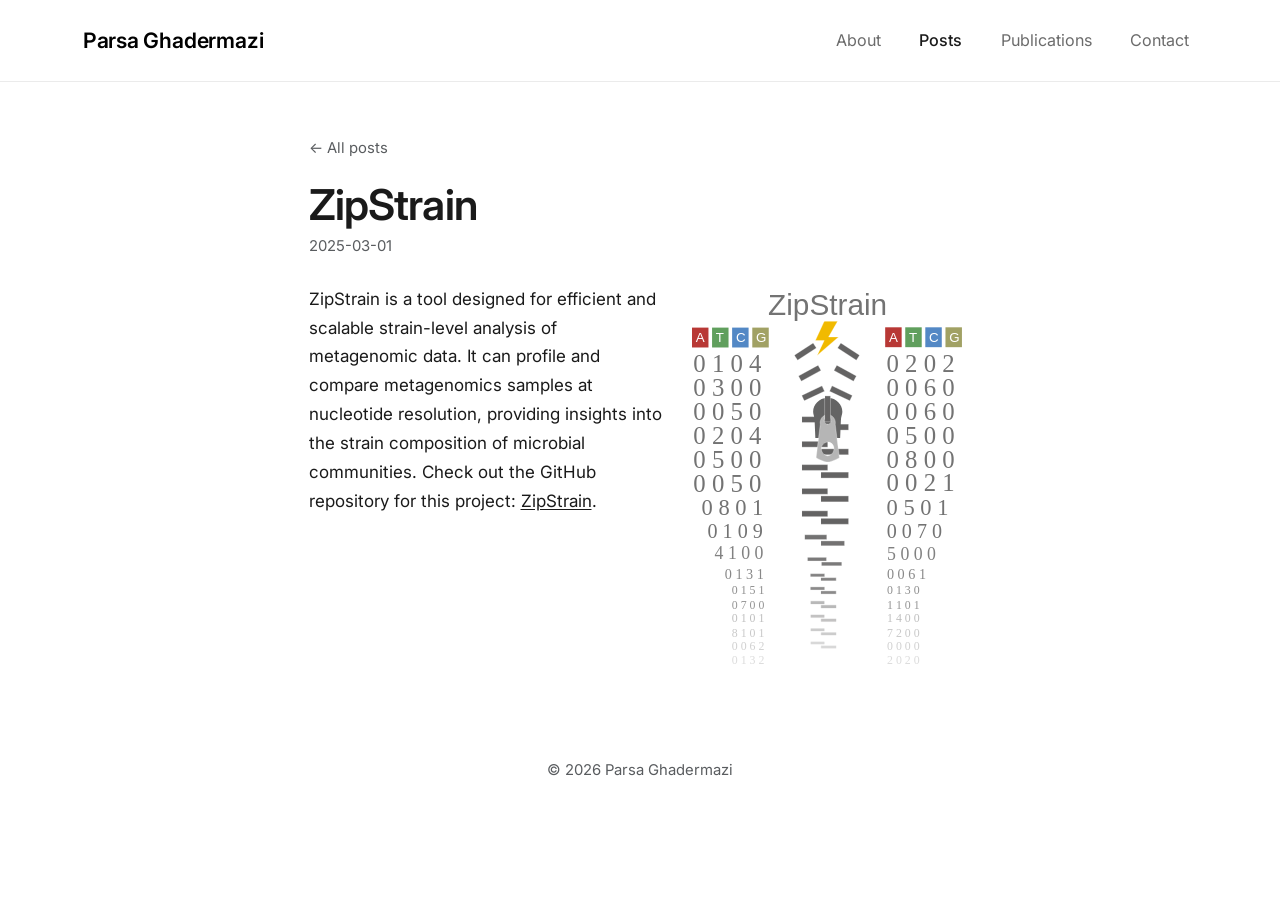
<file: zipstrain.html>
<!DOCTYPE html>
<html lang="en">
<head>
  <meta charset="UTF-8">
  <meta name="viewport" content="width=device-width, initial-scale=1.0">
  <title>ZipStrain &middot; Parsa Ghadermazi</title>
  <link href="https://cdn.jsdelivr.net/npm/bootstrap@5.3.3/dist/css/bootstrap.min.css" rel="stylesheet" integrity="sha384-QWTKZyjpPEjISv5WaRU9OFeRpok6YctnYmDr5pNlyT2bRjXh0JMhjY6hW+ALEwIH" crossorigin="anonymous">
  <link rel="stylesheet" href="https://cdn.jsdelivr.net/npm/bootstrap-icons@1.11.3/font/bootstrap-icons.css">
  <link rel="preconnect" href="https://fonts.googleapis.com">
  <link rel="preconnect" href="https://fonts.gstatic.com" crossorigin>
  <link href="https://fonts.googleapis.com/css2?family=Inter:wght@400;500;600&display=swap" rel="stylesheet">
  <link rel="stylesheet" href="static/style.css">
</head>
<body>
  <nav class="navbar navbar-expand-lg">
    <div class="container">
      <a class="navbar-brand" href="index.html">Parsa Ghadermazi</a>
      <button class="navbar-toggler" type="button" data-bs-toggle="collapse" data-bs-target="#mainNav" aria-controls="mainNav" aria-expanded="false" aria-label="Toggle navigation">
        <span class="navbar-toggler-icon"></span>
      </button>
      <div class="collapse navbar-collapse" id="mainNav">
        <div class="navbar-nav ms-auto">
          
          <a class="nav-link" href="index.html">About</a>
          
          <a class="nav-link active" aria-current="page" href="posts.html">Posts</a>
          
          <a class="nav-link" href="publications.html">Publications</a>
          
          <a class="nav-link" href="contact.html">Contact</a>
          
        </div>
      </div>
    </div>
  </nav>

  <main class="container py-5">
    
<article class="post-page">
  <a href="posts.html" class="post-back small text-muted text-decoration-none">&larr; All posts</a>
  <h1 class="post-page-title mt-3 mb-1">ZipStrain</h1>
  <p class="text-muted small mb-4">2025-03-01</p>
  <div class="post-body clearfix">
    <p><img alt="ZipStrain logo" class="post-img-right" src="img/Zipstrain.svg" width="280" /></p>
<p>ZipStrain is a tool designed for efficient and scalable strain-level analysis of
metagenomic data. It can profile and compare metagenomics samples at nucleotide
resolution, providing insights into the strain composition of microbial
communities. Check out the GitHub repository for this project:
<a href="https://github.com/OlmLab/ZipStrain?tab=readme-ov-file">ZipStrain</a>.</p>
  </div>
</article>

  </main>

  <footer class="container py-4 text-center text-muted small">
    &copy; 2026 Parsa Ghadermazi
  </footer>

  <script src="https://cdn.jsdelivr.net/npm/bootstrap@5.3.3/dist/js/bootstrap.bundle.min.js" integrity="sha384-YvpcrYf0tY3lHB60NNkmXc5s9fDVZLESaAA55NDzOxhy9GkcIdslK1eN7N6jIeHz" crossorigin="anonymous"></script>
</body>
</html>
</file>
<file: static/style.css>
:root {
  --ink: #1a1a1a;
  --muted: #6b6b6b;
  --line: #ebebeb;
  --bg: #ffffff;
  --accent: #1a1a1a;
}

html, body {
  background: var(--bg);
  color: var(--ink);
  font-family: "Inter", -apple-system, BlinkMacSystemFont, "Segoe UI", sans-serif;
  font-size: 17px;
  line-height: 1.7;
  -webkit-font-smoothing: antialiased;
}

/* ---------- Navbar ---------- */
.navbar {
  background: var(--bg);
  border-bottom: 1px solid var(--line);
  padding-top: 1rem;
  padding-bottom: 1rem;
}
.navbar-brand {
  font-weight: 600;
  letter-spacing: -0.01em;
}
.nav-link {
  color: var(--muted) !important;
  font-size: 0.95rem;
  margin-left: 1.25rem;
}
.nav-link:hover { color: var(--ink) !important; }
.nav-link.active { color: var(--ink) !important; font-weight: 500; }

/* ---------- Typography ---------- */
h1, h2, h3, h4 { letter-spacing: -0.02em; }
.page-title { font-weight: 600; }
.letter-spacing { letter-spacing: 0.12em; }
main { max-width: 880px; }
a { color: var(--ink); text-underline-offset: 2px; }
a:hover { color: var(--muted); }

/* ---------- Hero / About ---------- */
.hero { min-height: 60vh; }
.hero-img {
  box-shadow: 0 12px 40px rgba(0, 0, 0, 0.08);
}
.btn-dark {
  --bs-btn-bg: var(--ink);
  --bs-btn-border-color: var(--ink);
  --bs-btn-hover-bg: #000;
  --bs-btn-hover-border-color: #000;
}

/* ---------- Posts: card grid ---------- */
.post-card {
  display: block;
  color: var(--ink);
  border: 1px solid var(--line);
  border-radius: 12px;
  overflow: hidden;
  cursor: pointer;
  transition: transform 0.15s ease, box-shadow 0.15s ease, border-color 0.15s ease;
}
.post-card:hover { color: var(--ink); }
.post-card:hover,
.post-card:focus-visible {
  transform: translateY(-3px);
  box-shadow: 0 14px 34px rgba(0, 0, 0, 0.09);
  border-color: #dcdcdc;
  outline: none;
}
.post-card-img {
  height: 170px;
  background: #f7f7f7;
  border-bottom: 1px solid var(--line);
  display: flex;
  align-items: center;
  justify-content: center;
  padding: 1rem;
}
.post-card-img img {
  max-width: 100%;
  max-height: 100%;
  object-fit: contain;
}
.post-card .card-title { font-weight: 600; line-height: 1.35; }
.post-card-excerpt {
  display: -webkit-box;
  -webkit-line-clamp: 3;
  -webkit-box-orient: vertical;
  overflow: hidden;
}

/* ---------- Single post page ---------- */
.post-page {
  max-width: 680px;
  margin: 0 auto;
  padding: 0 0.5rem;
}
.post-page-title { font-weight: 600; letter-spacing: -0.02em; }
.post-back { display: inline-block; }
.post-back:hover { color: var(--ink) !important; }
.post-body { font-size: 1rem; }
.post-img-right {
  float: right;
  max-width: 45%;
  height: auto;
  margin: 0 0 1rem 1.75rem;
  border-radius: 8px;
}
.post-img-left {
  float: left;
  max-width: 45%;
  height: auto;
  margin: 0 1.75rem 1rem 0;
  border-radius: 8px;
}
.post-img-center {
  display: block;
  margin: 1.5rem auto;
  max-width: 100%;
  height: auto;
  border-radius: 8px;
}

/* ---------- Publications ---------- */
.year-heading {
  font-size: 0.8rem;
  text-transform: uppercase;
  letter-spacing: 0.14em;
  color: var(--muted);
  border-bottom: 1px solid var(--line);
  padding-bottom: 0.5rem;
  margin-bottom: 0.5rem;
}
.pub + .pub { border-top: 1px solid var(--line); }
.pub h3 { font-weight: 600; line-height: 1.4; }
.pub-authors { color: var(--ink); }
.pub-venue { color: var(--muted); }
.pub-links .btn { margin-right: 0.4rem; margin-top: 0.3rem; }

/* ---------- Contact ---------- */
.contact-list { max-width: 520px; }
.contact-row {
  text-decoration: none;
  color: var(--ink);
  padding: 1rem 0;
  border-bottom: 1px solid var(--line);
  font-size: 1.1rem;
}
.contact-row:hover { color: var(--muted); }
.contact-row i { font-size: 1.6rem; width: 1.8rem; }

/* ---------- Responsive ---------- */
@media (max-width: 768px) {
  .post-img-right, .post-img-left {
    float: none;
    display: block;
    max-width: 100%;
    margin: 1.25rem 0;
  }
}
</file>
